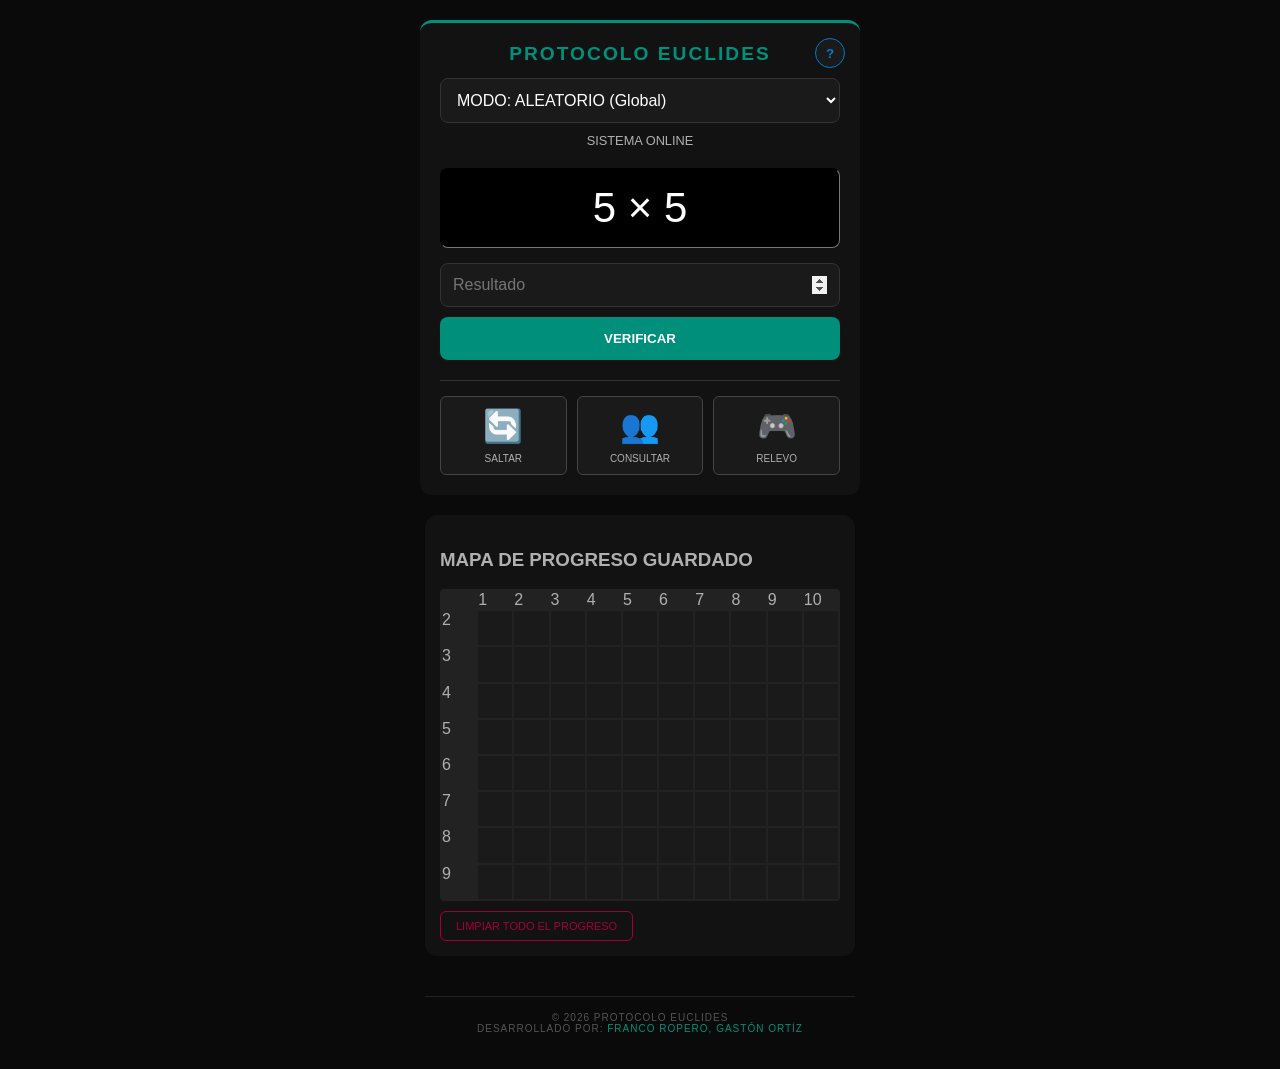
<file: index.html>
<!DOCTYPE html>
<html lang="en">

  <head>
    <meta charset="UTF-8">
    <title>Untitled</title>
    <link rel="stylesheet" href="./style.css">

  </head>
    
  <body>
  <!DOCTYPE html>
<html lang="es">
<head>
    <meta charset="UTF-8">
    <meta name="viewport" content="width=device-width, initial-scale=1.0">
    <title>Protocolo Euclides</title>
    <!-- Vinculación del archivo CSS externo -->
    <link rel="stylesheet" href="style.css">
</head>
<body onload="inicializarApp()">

    <!-- MODAL DE REGLAS -->
    <div id="modalReglas" class="modal">
        <div class="modal-content">
            <h2>📜 REGLAS DEL PROTOCOLO</h2>
            <ul>
                <li><strong>OBJETIVO:</strong> Completar el Mapa de Progreso desbloqueando todas las celdas.</li>
                <li><strong>SIN REPETICIÓN:</strong> El sistema detecta tus aciertos y no te volverá a preguntar lo que ya dominas.</li>
                <li><strong>MODOS:</strong> 
                    <br>• <i>Aleatorio:</i> Desafíos de cualquier tabla.
                    <br>• <i>Secuencial:</i> Práctica enfocada en una tabla específica.
                </li>
                <li><strong>NOTA:</strong> El botón saltar solo funciona con las cuentas aleatorias no con la secuenciales. </li>
                <li><strong>AYUDAS:</strong> Usa los botones inferiores si te bloqueas. ¡El trabajo en equipo suma!</li>
            </ul>
            <button class="btn-main" style="background: var(--neon-blue);" onclick="toggleReglas()">ENTENDIDO</button>
        </div>
    </div>

    <div class="container">
        <button class="btn-info-toggle" onclick="toggleReglas()">?</button>
        <h1>PROTOCOLO EUCLIDES</h1>
        
        <select id="modo" onchange="reiniciarLogica()">
            <option value="aleatorio">MODO: ALEATORIO (Global)</option>
            <option value="orden">MODO: SECUENCIAL</option>
        </select>

        <select id="tabla" onchange="reiniciarLogica()" style="display:none;">
            <option value="2">TABLA DEL 2</option>
            <option value="3">TABLA DEL 3</option>
            <option value="4">TABLA DEL 4</option>
            <option value="5">TABLA DEL 5</option>
            <option value="6">TABLA DEL 6</option>
            <option value="7">TABLA DEL 7</option>
            <option value="8">TABLA DEL 8</option>
            <option value="9">TABLA DEL 9</option>
        </select>

        <div id="status-display">SISTEMA ONLINE</div>
        <div id="pregunta">-- x --</div>
        
        <input type="number" id="inputRespuesta" inputmode="numeric" placeholder="Resultado" onkeypress="if(event.key==='Enter') verificarRespuesta()">
        <button class="btn-main" onclick="verificarRespuesta()">VERIFICAR</button>
        
        <div class="pistas-container">
            <button class="btn-pista" onclick="pistaCambiarPregunta()">
                <span>🔄</span> Saltar
            </button>
            <button class="btn-pista" onclick="pistaConsultarCompanero()">
                <span>👥</span> Consultar
            </button>
            <button class="btn-pista" onclick="pistaCambiarRoles()">
                <span>🎮</span> Relevo
            </button>
        </div>
    </div>

    <div class="progreso-container">
        <h3>MAPA DE PROGRESO GUARDADO</h3>
        <div id="matrizProgreso" class="grid-tablas"></div>
        <button class="btn-clear" onclick="limpiarTodo()">LIMPIAR TODO EL PROGRESO</button>
    </div>

    <div class="footer-creditos">
        &copy; 2026 Protocolo Euclides <br>
        Desarrollado por: <span>Franco Ropero, Gastón Ortíz</span>
    </div>

    <!-- Vinculación del archivo JavaScript externo -->
    <script src="script.js"></script>
</body>
</html>
    <script  src="./script.js"></script>

  </body>
  
</html>
</file>
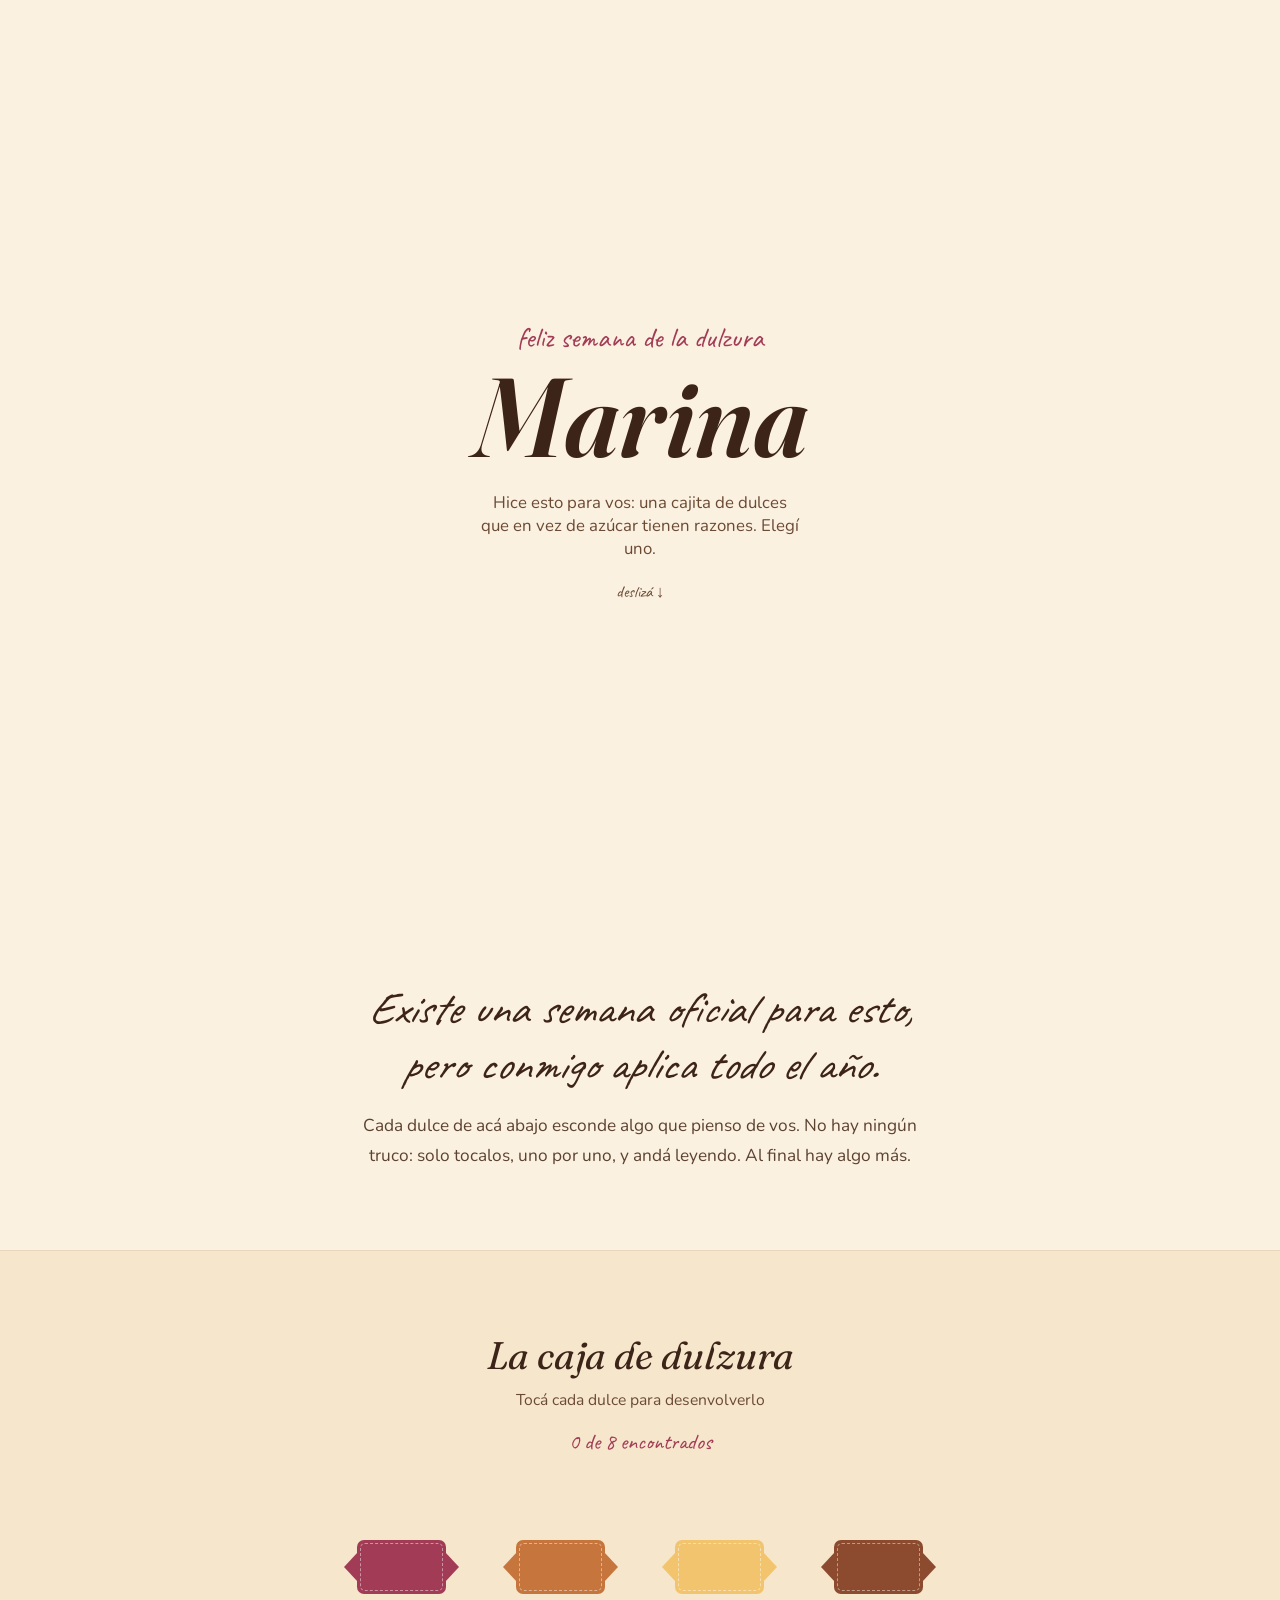
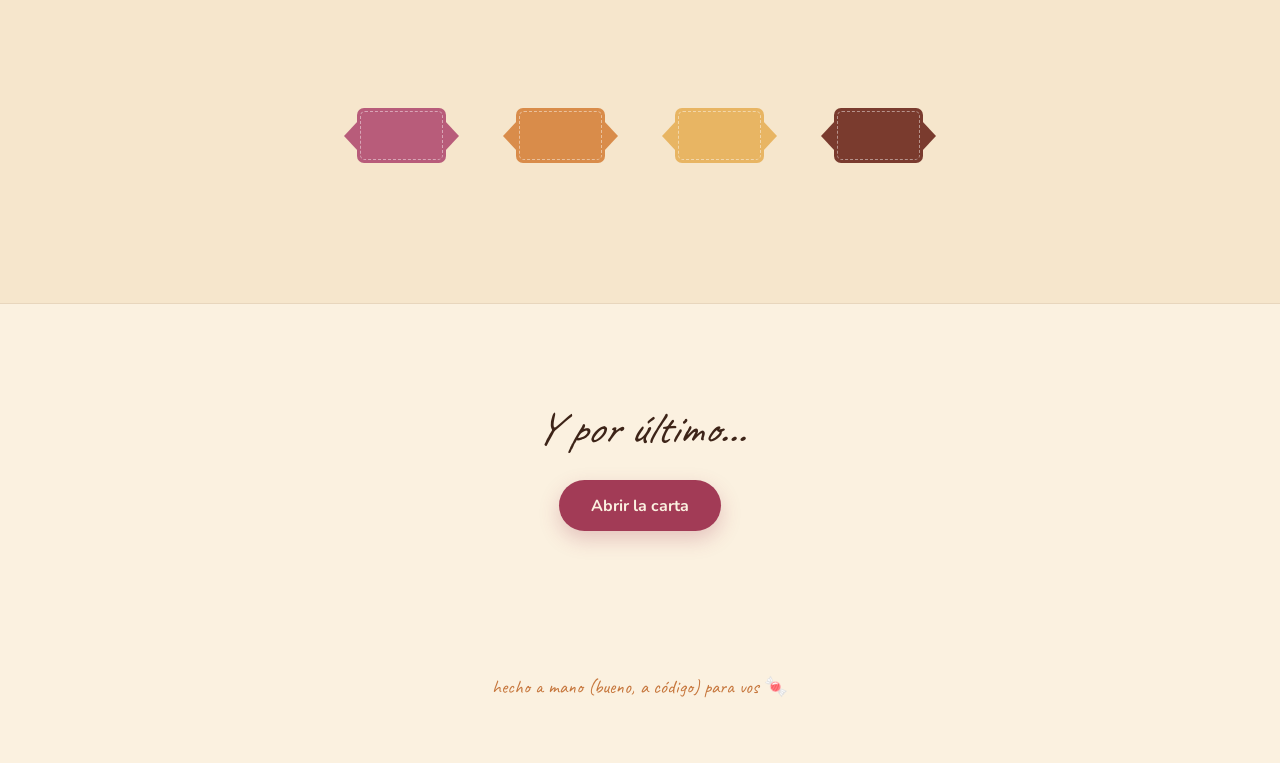
<file: marina-semana-dulzura.html>
<!DOCTYPE html>
<html lang="es">
<head>
<meta charset="UTF-8">
<meta name="viewport" content="width=device-width, initial-scale=1.0">
<title> Semana de la Dulzura</title>
<link rel="preconnect" href="https://fonts.googleapis.com">
<link href="https://fonts.googleapis.com/css2?family=Fraunces:ital,opsz,wght@0,9..144,400;0,9..144,600;1,9..144,500&family=Caveat:wght@500;700&family=Nunito:wght@400;600;700&display=swap" rel="stylesheet">
<style>
  :root{
    --cream: #FBF1E0;
    --cream-2: #F6E6CC;
    --toffee: #C6763C;
    --cacao: #3D2418;
    --berry: #A23B56;
    --butter: #F2C46D;
  }
  *{box-sizing:border-box; margin:0; padding:0;}
  html{scroll-behavior:smooth;}
  body{
    background:var(--cream);
    color:var(--cacao);
    font-family:'Nunito', sans-serif;
    overflow-x:hidden;
  }
  @media (prefers-reduced-motion: reduce){
    *{animation-duration:0.001ms !important; animation-iteration-count:1 !important; transition-duration:0.001ms !important;}
  }

  h1,h2{font-family:'Fraunces', serif;}
  .script{font-family:'Caveat', cursive;}

  /* ---------- HERO ---------- */
  .hero{
    min-height:100svh;
    display:flex;
    flex-direction:column;
    align-items:center;
    justify-content:center;
    text-align:center;
    position:relative;
    padding:2rem 1.5rem;
    overflow:hidden;
  }
  .hero .eyebrow{
    font-family:'Caveat', cursive;
    font-size:clamp(1.3rem, 4vw, 1.8rem);
    color:var(--berry);
    margin-bottom:0.5rem;
  }
  .hero h1{
    font-size:clamp(3.2rem, 14vw, 7rem);
    font-weight:600;
    font-style:italic;
    line-height:0.95;
    color:var(--cacao);
  }
  .hero p{
    max-width:32ch;
    margin:1.3rem auto 0;
    font-size:1.05rem;
    color:#6b4a34;
  }
  .scroll-cue{
    margin-top:2.5rem;
    font-family:'Caveat', cursive;
    font-size:1.2rem;
    color:var(--toffee);
    animation:bob 2s ease-in-out infinite;
  }
  @keyframes bob{
    0%,100%{transform:translateY(0);}
    50%{transform:translateY(8px);}
  }

  /* floating candies in hero background */
  .floaters{position:absolute; inset:0; pointer-events:none; z-index:0;}
  .floater{
    position:absolute;
    width:22px; height:14px;
    top:-40px;
    opacity:0.55;
    animation:drift linear infinite;
  }
  .floater::before, .floater::after{
    content:'';
    position:absolute;
    top:50%;
    width:0; height:0;
    border-top:9px solid transparent;
    border-bottom:9px solid transparent;
  }
  .floater::before{ left:-8px; border-right:10px solid var(--f-color); transform:translateY(-50%);}
  .floater::after{ right:-8px; border-left:10px solid var(--f-color); transform:translateY(-50%);}
  .floater .body{
    position:absolute; inset:0;
    background:var(--f-color);
    border-radius:6px;
  }
  @keyframes drift{
    0%{ transform:translateY(0) rotate(0deg); }
    100%{ transform:translateY(110vh) rotate(180deg); }
  }

  /* ---------- INTRO ---------- */
  .intro{
    max-width:640px;
    margin:0 auto;
    padding:5rem 1.5rem;
    text-align:center;
  }
  .intro h2{
    font-size:clamp(1.8rem, 5vw, 2.6rem);
    font-weight:400;
    font-style:italic;
    margin-bottom:1.2rem;
  }
  .intro p{
    font-size:1.08rem;
    line-height:1.7;
    color:#5c4230;
  }

  /* ---------- CANDY BOX ---------- */
  .box-section{
    background:var(--cream-2);
    padding:5rem 1.5rem 6rem;
    border-top:1px solid rgba(61,36,24,0.08);
    border-bottom:1px solid rgba(61,36,24,0.08);
  }
  .box-header{
    text-align:center;
    max-width:520px;
    margin:0 auto 1rem;
  }
  .box-header h2{
    font-size:clamp(1.8rem, 5vw, 2.4rem);
    font-weight:400;
    font-style:italic;
  }
  .box-header p{
    margin-top:0.6rem;
    color:#6b4a34;
    font-size:0.98rem;
  }
  .counter{
    text-align:center;
    font-family:'Caveat', cursive;
    font-size:1.4rem;
    color:var(--berry);
    margin-bottom:2.5rem;
  }

  .candy-grid{
    display:grid;
    grid-template-columns:repeat(4, 1fr);
    gap:1.6rem 1rem;
    max-width:620px;
    margin:0 auto;
  }
  @media (max-width:560px){
    .candy-grid{grid-template-columns:repeat(3, 1fr); gap:1.4rem 0.6rem;}
  }

  .candy-slot{
    perspective:800px;
    aspect-ratio:1/1;
  }
  .candy-inner{
    position:relative;
    width:100%; height:100%;
    transform-style:preserve-3d;
    transition:transform 0.7s cubic-bezier(.4,.2,.2,1);
    cursor:pointer;
  }
  .candy-slot.opened .candy-inner{
    transform:rotateY(180deg);
  }
  .candy-face{
    position:absolute; inset:0;
    display:flex; align-items:center; justify-content:center;
    backface-visibility:hidden;
    border-radius:14px;
  }
  .candy-front{
    background:transparent;
  }
  .candy-back{
    transform:rotateY(180deg);
    background:#fff;
    border:1.5px solid rgba(61,36,24,0.12);
    padding:0.6rem;
    text-align:center;
    box-shadow:0 6px 16px rgba(61,36,24,0.08);
  }
  .candy-back p{
    font-family:'Caveat', cursive;
    font-size:1.05rem;
    line-height:1.25;
    color:var(--cacao);
  }

  /* candy wrapper shape */
  .candy{
    position:relative;
    width:62%;
    height:38%;
    border-radius:7px;
    transition:transform 0.25s ease;
  }
  .candy-slot:not(.opened):hover .candy{ transform:scale(1.08) rotate(-3deg); }
  .candy::before, .candy::after{
    content:'';
    position:absolute;
    top:50%;
    width:0; height:0;
    border-top:15px solid transparent;
    border-bottom:15px solid transparent;
  }
  .candy::before{ left:-13px; border-right:14px solid var(--c); transform:translateY(-50%);}
  .candy::after{ right:-13px; border-left:14px solid var(--c); transform:translateY(-50%);}
  .candy-body{
    position:absolute; inset:0;
    background:var(--c);
    border-radius:7px;
  }
  .candy-body::after{
    content:'';
    position:absolute; inset:3px;
    border:1.5px dashed rgba(255,255,255,0.45);
    border-radius:5px;
  }

  /* ---------- LETTER ---------- */
  .letter-section{
    max-width:640px;
    margin:0 auto;
    padding:6rem 1.5rem;
    text-align:center;
  }
  .letter-section h2{
    font-size:clamp(1.8rem, 5vw, 2.4rem);
    font-weight:400;
    font-style:italic;
    margin-bottom:1.5rem;
  }
  .open-letter-btn{
    font-family:'Nunito', sans-serif;
    font-weight:700;
    font-size:1rem;
    background:var(--berry);
    color:var(--cream);
    border:none;
    padding:0.9rem 2rem;
    border-radius:999px;
    cursor:pointer;
    box-shadow:0 8px 20px rgba(162,59,86,0.25);
    transition:transform 0.2s ease, box-shadow 0.2s ease;
  }
  .open-letter-btn:hover{ transform:translateY(-2px); box-shadow:0 12px 24px rgba(162,59,86,0.32); }
  .open-letter-btn:focus-visible{ outline:3px solid var(--toffee); outline-offset:3px; }

  .envelope{
    max-width:480px;
    margin:2.5rem auto 0;
    text-align:left;
    background:#fff;
    border:1.5px solid rgba(61,36,24,0.12);
    border-radius:16px;
    padding:2.2rem 2rem;
    box-shadow:0 14px 30px rgba(61,36,24,0.1);
    display:none;
    animation:unfold 0.5s ease;
  }
  .envelope.show{ display:block; }
  @keyframes unfold{
    from{ opacity:0; transform:translateY(14px) scale(0.98); }
    to{ opacity:1; transform:translateY(0) scale(1); }
  }
  .envelope p{
    font-family:'Caveat', cursive;
    font-size:1.35rem;
    line-height:1.6;
    color:#4a2e1f;
    margin-bottom:0.9rem;
  }
  .envelope .sign{
    text-align:right;
    font-size:1.5rem;
    color:var(--berry);
    margin-top:1.2rem;
  }

  footer{
    text-align:center;
    padding:3rem 1.5rem 4rem;
    font-family:'Caveat', cursive;
    font-size:1.2rem;
    color:var(--toffee);
  }

  /* focus visibility for candy slots */
  .candy-slot:focus-visible .candy-inner{ outline:3px solid var(--berry); outline-offset:4px; border-radius:14px; }
</style>
</head>
<body>

  <section class="hero">
    <div class="floaters" id="floaters"></div>
    <p class="eyebrow">feliz semana de la dulzura</p>
    <h1>Marina</h1>
    <p>Hice esto para vos: una cajita de dulces que en vez de azúcar tienen razones. Elegí uno.</p>
    <p class="scroll-cue">deslizá ↓</p>
  </section>

  <section class="intro">
    <h2 class="script" style="font-size:clamp(2rem,6vw,2.8rem);">Existe una semana oficial para esto,<br>pero conmigo aplica todo el año.</h2>
    <p>Cada dulce de acá abajo esconde algo que pienso de vos. No hay ningún truco: solo tocalos, uno por uno, y andá leyendo. Al final hay algo más.</p>
  </section>

  <section class="box-section">
    <div class="box-header">
      <h2>La caja de dulzura</h2>
      <p>Tocá cada dulce para desenvolverlo</p>
    </div>
    <p class="counter"><span id="count">0</span> de <span id="total">8</span> encontrados</p>
    <div class="candy-grid" id="candyGrid"></div>
  </section>

  <section class="letter-section">
    <h2 class="script" style="font-size:clamp(2rem,6vw,2.8rem);">Y por último...</h2>
    <button class="open-letter-btn" id="openLetter">Abrir la carta</button>
    <div class="envelope" id="envelope">
      <p>Marina,</p>
      <p>Si estás leyendo esto es porque encontraste el botón, o porque no aguantaste la curiosidad — cualquiera de las dos me hace sonreír igual.</p>
      <p>Quería hacerte algo distinto para la semana de la dulzura, algo hecho con tiempo y no comprado apurado. Así que armé esto, línea por línea, pensando en vos en cada una.</p>
      <p>La verdad es que no necesito una semana con nombre para pensar que sos lo más dulce que tengo. Pero ya que existe, la aprovecho para decírtelo en voz alta: te quiero, te elijo, y me encanta hacerlo todos los días.</p>
      <p class="sign">Con todo mi cariño,<br>GASTÓN</p>
    </div>
  </section>

  <footer>hecho a mano (bueno, a código) para vos 🍬</footer>

<script>
  // ---- floating candies in hero ----
  const floaterColors = ['#A23B56', '#C6763C', '#F2C46D', '#8C4A2F'];
  const floatersEl = document.getElementById('floaters');
  const floaterCount = window.innerWidth < 560 ? 6 : 10;
  for(let i=0;i<floaterCount;i++){
    const f = document.createElement('div');
    f.className = 'floater';
    const color = floaterColors[i % floaterColors.length];
    f.style.setProperty('--f-color', color);
    f.style.left = (Math.random()*94 + 2) + '%';
    const dur = 9 + Math.random()*8;
    f.style.animationDuration = dur + 's';
    f.style.animationDelay = (Math.random()*10) + 's';
    const body = document.createElement('div');
    body.className = 'body';
    body.style.background = color;
    f.appendChild(body);
    floatersEl.appendChild(f);
  }

  // ---- candy box ----
  const messages = [
    "Adicto a lo dulce que me haces sentir.",
    "Con vos hasta los días grises saben a algo rico.",
    "Tu risa es mi golosina favorita, sin competencia.",
    "Elegirte a vos, todos los días, es lo más fácil que hago.",
    "Sos la parte dulce de mis días difíciles.",
    "Contigo hasta el silencio es cómodo, y eso también es dulce.",
    "Me gusta cómo hacés que lo simple se sienta especial.",
    "Te quiero hoy, en la semana de la dulzura, y en todas las demás."
  ];
  const candyColors = ['#A23B56', '#C6763C', '#F2C46D', '#8C4A2F', '#B85C7A', '#D98C4A', '#E8B563', '#7A3B2E'];

  const grid = document.getElementById('candyGrid');
  const countEl = document.getElementById('count');
  document.getElementById('total').textContent = messages.length;
  let opened = 0;

  messages.forEach((msg, i) => {
    const slot = document.createElement('div');
    slot.className = 'candy-slot';
    slot.tabIndex = 0;
    slot.setAttribute('role','button');
    slot.setAttribute('aria-label', 'Desenvolver dulce ' + (i+1));

    slot.innerHTML = `
      <div class="candy-inner">
        <div class="candy-face candy-front">
          <div class="candy" style="--c:${candyColors[i]}">
            <div class="candy-body"></div>
          </div>
        </div>
        <div class="candy-face candy-back">
          <p>${msg}</p>
        </div>
      </div>
    `;

    const open = () => {
      if(!slot.classList.contains('opened')){
        slot.classList.add('opened');
        opened++;
        countEl.textContent = opened;
      }
    };
    slot.addEventListener('click', open);
    slot.addEventListener('keydown', (e) => {
      if(e.key === 'Enter' || e.key === ' '){ e.preventDefault(); open(); }
    });

    grid.appendChild(slot);
  });

  // ---- letter ----
  const btn = document.getElementById('openLetter');
  const envelope = document.getElementById('envelope');
  btn.addEventListener('click', () => {
    envelope.classList.add('show');
    btn.style.display = 'none';
    envelope.scrollIntoView({behavior:'smooth', block:'center'});
  });
</script>

</body>
</html>
</file>
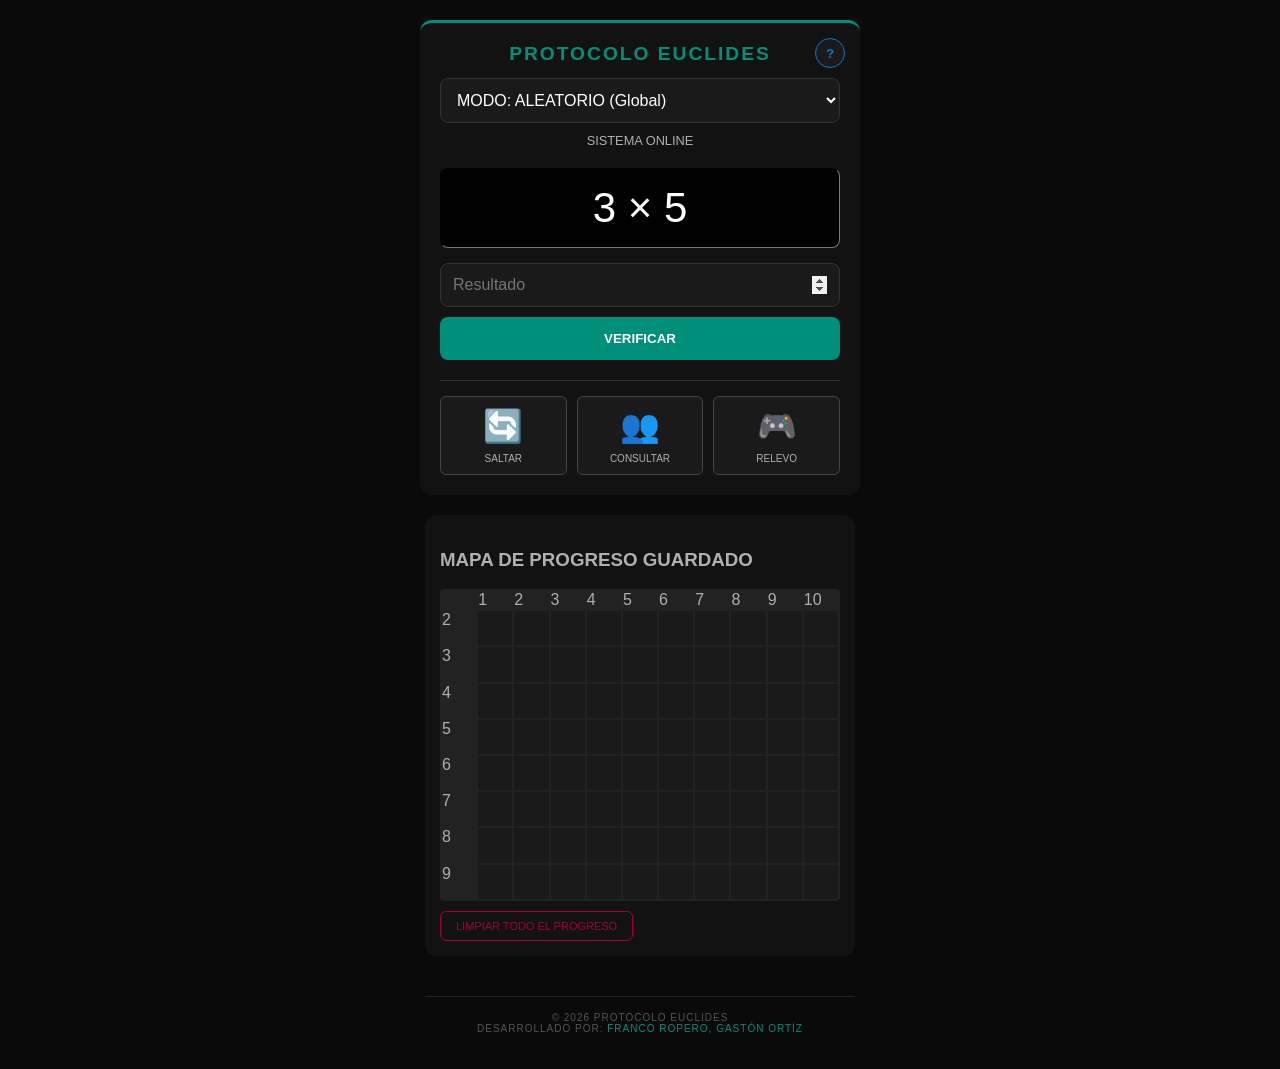
<file: Protocolo Euclides.html>
<!DOCTYPE html>
<html lang="es">
<head>
    <meta charset="UTF-8">
    <meta name="viewport" content="width=device-width, initial-scale=1.0">
    <title>Protocolo Euclides</title>
    <style>
        :root {
            --neon-green: #008f7a;
            --neon-red: #a30036;
            --neon-blue: #007acc;
            --bg-dark: #0a0a0a;
            --panel-bg: #121212;
            --text-gray: #b0b0b0;
            --cell-empty: #1a1a1a;
        }

        body {
            font-family: 'Segoe UI', Roboto, sans-serif;
            background-color: var(--bg-dark);
            color: var(--text-gray);
            margin: 0;
            display: flex;
            flex-direction: column;
            align-items: center;
            padding: 20px;
            min-height: 100vh;
        }
        
        .container {
            background: var(--panel-bg);
            padding: 20px;
            border-top: 3px solid var(--neon-green);
            border-radius: 12px;
            width: 95%;
            max-width: 400px;
            text-align: center;
            margin-bottom: 20px;
            position: relative;
        }

        .btn-info-toggle {
            position: absolute;
            top: 15px;
            right: 15px;
            background: #1a1a1a;
            border: 1px solid var(--neon-blue);
            color: var(--neon-blue);
            border-radius: 50%;
            width: 30px;
            height: 30px;
            cursor: pointer;
            font-weight: bold;
        }

        h1 { font-size: 1.2rem; letter-spacing: 2px; color: var(--neon-green); margin-top: 0; text-transform: uppercase; }

        select, input {
            width: 100%;
            padding: 12px;
            background: #1a1a1a;
            color: white;
            border: 1px solid #333;
            border-radius: 8px;
            margin-bottom: 10px;
            outline: none;
            box-sizing: border-box;
            font-size: 16px;
        }

        #pregunta {
            font-size: 42px;
            color: white;
            margin: 15px 0;
            background: #000;
            padding: 15px;
            border-radius: 8px;
            border: 1px inset #222;
        }

        .btn-main {
            background-color: var(--neon-green);
            color: white;
            padding: 14px;
            border: none;
            border-radius: 8px;
            font-weight: bold;
            width: 100%;
            cursor: pointer;
            text-transform: uppercase;
            transition: 0.3s;
        }

        .btn-main:active { transform: scale(0.98); }

        .pistas-container {
            display: grid;
            grid-template-columns: repeat(3, 1fr);
            gap: 10px;
            margin-top: 20px;
            padding-top: 15px;
            border-top: 1px solid #333;
        }

        .btn-pista {
            background: #1a1a1a;
            color: var(--text-gray);
            border: 1px solid #444;
            padding: 10px 5px;
            border-radius: 6px;
            font-size: 10px;
            cursor: pointer;
            text-transform: uppercase;
            display: flex;
            flex-direction: column;
            align-items: center;
            gap: 8px;
        }

        .btn-pista span { font-size: 32px; }
        .btn-pista:hover { border-color: var(--neon-blue); color: white; }

        .progreso-container {
            background: var(--panel-bg);
            padding: 15px;
            border-radius: 12px;
            width: 95%;
            max-width: 400px;
            margin-bottom: 20px;
        }

        /* Estilos del Modal de Reglas */
        .modal {
            display: none;
            position: fixed;
            z-index: 100;
            left: 0;
            top: 0;
            width: 100%;
            height: 100%;
            background-color: rgba(0,0,0,0.9);
            justify-content: center;
            align-items: center;
        }

        .modal-content {
            background: var(--panel-bg);
            padding: 25px;
            border: 1px solid var(--neon-blue);
            border-radius: 15px;
            width: 85%;
            max-width: 350px;
            text-align: left;
        }

        .modal-content h2 { color: var(--neon-blue); font-size: 1rem; text-transform: uppercase; }
        .modal-content ul { padding-left: 20px; font-size: 0.9rem; line-height: 1.6; }
        .modal-content li { margin-bottom: 10px; }

        .grid-tablas {
            display: grid;
            grid-template-columns: repeat(11, 1fr);
            gap: 2px;
            background: #222;
            padding: 2px;
            border-radius: 4px;
        }

        .cell {
            aspect-ratio: 1/1;
            display: flex;
            justify-content: center;
            align-items: center;
            font-size: 9px;
            background: var(--cell-empty);
            color: transparent;
            transition: all 0.5s ease;
        }

        .cell.header { background: #000; color: var(--neon-green) !important; font-weight: bold; }
        .cell.unlocked { background: var(--neon-green); color: white !important; }

        .footer-creditos {
            margin-top: 20px;
            padding: 15px;
            text-align: center;
            font-size: 10px;
            color: #555;
            letter-spacing: 1px;
            text-transform: uppercase;
            border-top: 1px solid #222;
            width: 100%;
            max-width: 400px;
        }
        .footer-creditos span { color: var(--neon-green); }

        .btn-clear {
            background: transparent;
            color: var(--neon-red);
            border: 1px solid var(--neon-red);
            padding: 8px 15px;
            border-radius: 6px;
            cursor: pointer;
            font-size: 11px;
            margin-top: 10px;
        }

        #status-display { height: 20px; font-size: 0.8rem; margin-bottom: 5px; transition: 0.3s; }
        .reaction-correct { color: var(--neon-green); }
        .reaction-error { color: var(--neon-red); }
        .reaction-info { color: var(--neon-blue); }
    </style>
</head>
<body onload="inicializarApp()">

    <!-- MODAL DE REGLAS -->
    <div id="modalReglas" class="modal">
        <div class="modal-content">
            <h2>📜 REGLAS DEL PROTOCOLO</h2>
            <ul>
                <li><strong>OBJETIVO:</strong> Completar el Mapa de Progreso desbloqueando todas las celdas.</li>
                <li><strong>SIN REPETICIÓN:</strong> El sistema detecta tus aciertos y no te volverá a preguntar lo que ya dominas.</li>
                <li><strong>MODOS:</strong> 
                    <br>• <i>Aleatorio:</i> Desafíos de cualquier tabla.
                    <br>• <i>Secuencial:</i> Práctica enfocada en una tabla específica.
                </li>
                <li><strong>NOTA:</strong> El boton saltar solo funciona con las cuebtas aleatorias no con la secuencial. </li>
                <li><strong>AYUDAS:</strong> Usa los botones inferiores si te bloqueas. ¡El trabajo en equipo suma!</li>
            </ul>
            </ul>
            <button class="btn-main" style="background: var(--neon-blue);" onclick="toggleReglas()">ENTENDIDO</button>
        </div>
    </div>

    <div class="container">
        <button class="btn-info-toggle" onclick="toggleReglas()">?</button>
        <h1>PROTOCOLO EUCLIDES</h1>
        
        <select id="modo" onchange="reiniciarLogica()">
            <option value="aleatorio">MODO: ALEATORIO (Global)</option>
            <option value="orden">MODO: SECUENCIAL</option>
        </select>

        <select id="tabla" onchange="reiniciarLogica()" style="display:none;">
            <option value="2">TABLA DEL 2</option>
            <option value="3">TABLA DEL 3</option>
            <option value="4">TABLA DEL 4</option>
            <option value="5">TABLA DEL 5</option>
            <option value="6">TABLA DEL 6</option>
            <option value="7">TABLA DEL 7</option>
            <option value="8">TABLA DEL 8</option>
            <option value="9">TABLA DEL 9</option>
        </select>

        <div id="status-display">SISTEMA ONLINE</div>
        <div id="pregunta">-- x --</div>
        
        <input type="number" id="inputRespuesta" inputmode="numeric" placeholder="Resultado" onkeypress="if(event.key==='Enter') verificarRespuesta()">
        <button class="btn-main" onclick="verificarRespuesta()">VERIFICAR</button>
        
        <div class="pistas-container">
            <button class="btn-pista" onclick="pistaCambiarPregunta()">
                <span>🔄</span> Saltar
            </button>
            <button class="btn-pista" onclick="pistaConsultarCompanero()">
                <span>👥</span> Consultar
            </button>
            <button class="btn-pista" onclick="pistaCambiarRoles()">
                <span>🎮</span> Relevo
            </button>
        </div>
    </div>

    <div class="progreso-container">
        <h3>MAPA DE PROGRESO GUARDADO</h3>
        <div id="matrizProgreso" class="grid-tablas"></div>
        <button class="btn-clear" onclick="limpiarTodo()">LIMPIAR TODO EL PROGRESO</button>
    </div>

    <div class="footer-creditos">
        &copy; 2026 Protocolo Euclides <br>
        Desarrollado por: <span>Franco Ropero, Gastón Ortíz</span>
    </div>

    <script>
        let num1, num2, respuestaCorrecta;
        let progresoGuardado = [];

        function inicializarApp() {
            const datosLocal = localStorage.getItem('progresoMatematico');
            if (datosLocal) {
                progresoGuardado = JSON.parse(datosLocal);
            }
            crearMatriz();
            reiniciarLogica();
        }

        function toggleReglas() {
            const modal = document.getElementById("modalReglas");
            modal.style.display = (modal.style.display === "flex") ? "none" : "flex";
        }

        function crearMatriz() {
            const matriz = document.getElementById("matrizProgreso");
            matriz.innerHTML = "";
            matriz.appendChild(crearCelda("", "header"));
            for(let i=1; i<=10; i++) matriz.appendChild(crearCelda(i, "header"));

            for(let f=2; f<=9; f++) {
                matriz.appendChild(crearCelda(f, "header"));
                for(let c=1; c<=10; c++) {
                    const id = `c-${f}-${c}`;
                    const celda = crearCelda(f * c, "cell");
                    celda.id = id;
                    if (progresoGuardado.includes(id)) {
                        celda.classList.add("unlocked");
                    }
                    matriz.appendChild(celda);
                }
            }
        }

        function crearCelda(texto, clase) {
            const div = document.createElement("div");
            div.className = clase;
            div.innerText = texto;
            return div;
        }

        function reiniciarLogica() {
            const modo = document.getElementById("modo").value;
            document.getElementById("tabla").style.display = (modo === "aleatorio") ? "none" : "block";
            generarEjercicio();
        }

        function generarEjercicio() {
            const modo = document.getElementById("modo").value;
            let pendientes = [];

            // Buscar combinaciones que NO estén en progresoGuardado
            if (modo === "aleatorio") {
                for (let f = 2; f <= 9; f++) {
                    for (let c = 1; c <= 10; c++) {
                        if (!progresoGuardado.includes(`c-${f}-${c}`)) {
                            pendientes.push({n1: f, n2: c});
                        }
                    }
                }
            } else {
                let f = parseInt(document.getElementById("tabla").value);
                for (let c = 1; c <= 10; c++) {
                    if (!progresoGuardado.includes(`c-${f}-${c}`)) {
                        pendientes.push({n1: f, n2: c});
                    }
                }
            }

            // Si no hay más pendientes
            if (pendientes.length === 0) {
                document.getElementById("pregunta").innerText = "¡FIN!";
                document.getElementById("status-display").innerText = "MAPA COMPLETADO AL 100%";
                document.getElementById("status-display").className = "reaction-correct";
                return;
            }

            // Elegir una de las pendientes al azar (o la primera si es modo orden)
            let elegido = (modo === "aleatorio") 
                ? pendientes[Math.floor(Math.random() * pendientes.length)]
                : pendientes[0];

            num1 = elegido.n1;
            num2 = elegido.n2;
            respuestaCorrecta = num1 * num2;

            document.getElementById("pregunta").innerText = `${num1} × ${num2}`;
            const rInput = document.getElementById("inputRespuesta");
            rInput.value = "";
            rInput.focus();
        }

        function verificarRespuesta() {
            const rInput = document.getElementById("inputRespuesta");
            const status = document.getElementById("status-display");
            const val = parseInt(rInput.value);

            if (val === respuestaCorrecta) {
                status.innerText = "¡SINCRONIZADO!";
                status.className = "reaction-correct";
                
                const celdaId = `c-${num1}-${num2}`;
                const celda = document.getElementById(celdaId);
                if(celda) {
                    celda.classList.add("unlocked");
                    if (!progresoGuardado.includes(celdaId)) {
                        progresoGuardado.push(celdaId);
                        localStorage.setItem('progresoMatematico', JSON.stringify(progresoGuardado));
                    }
                }
                setTimeout(generarEjercicio, 800);
            } else {
                status.innerText = "ERROR DETECTADO";
                status.className = "reaction-error";
                rInput.value = "";
                rInput.focus();
            }
        }

        function pistaCambiarPregunta() {
            const status = document.getElementById("status-display");
            status.innerText = "REGENERANDO CÓDIGO...";
            status.className = "reaction-info";
            setTimeout(generarEjercicio, 500);
        }

        function pistaConsultarCompanero() {
            alert("SISTEMA: Gira y pregunta a un compañero cómo resolver " + num1 + " x " + num2);
        }

        function pistaCambiarRoles() {
            alert("SISTEMA: ¡Relevo! Pasale el dispositivo a un compañero para esta operación.");
        }

        function limpiarTodo() {
            if(confirm("¿Seguro que quieres borrar todo tu progreso guardado?")) {
                localStorage.removeItem('progresoMatematico');
                progresoGuardado = [];
                crearMatriz();
                reiniciarLogica();
                document.getElementById("status-display").innerText = "MEMORIA BORRADA";
            }
        }
    </script>
</body>
</html>
</file>
<file: style.css>
:root {
    --neon-green: #008f7a;
    --neon-red: #a30036;
    --neon-blue: #007acc;
    --bg-dark: #0a0a0a;
    --panel-bg: #121212;
    --text-gray: #b0b0b0;
    --cell-empty: #1a1a1a;
}

body {
    font-family: 'Segoe UI', Roboto, sans-serif;
    background-color: var(--bg-dark);
    color: var(--text-gray);
    margin: 0;
    display: flex;
    flex-direction: column;
    align-items: center;
    padding: 20px;
    min-height: 100vh;
}

.container {
    background: var(--panel-bg);
    padding: 20px;
    border-top: 3px solid var(--neon-green);
    border-radius: 12px;
    width: 95%;
    max-width: 400px;
    text-align: center;
    margin-bottom: 20px;
    position: relative;
}

.btn-info-toggle {
    position: absolute;
    top: 15px;
    right: 15px;
    background: #1a1a1a;
    border: 1px solid var(--neon-blue);
    color: var(--neon-blue);
    border-radius: 50%;
    width: 30px;
    height: 30px;
    cursor: pointer;
    font-weight: bold;
}

h1 { 
    font-size: 1.2rem; 
    letter-spacing: 2px; 
    color: var(--neon-green); 
    margin-top: 0; 
    text-transform: uppercase; 
}

select, input {
    width: 100%;
    padding: 12px;
    background: #1a1a1a;
    color: white;
    border: 1px solid #333;
    border-radius: 8px;
    margin-bottom: 10px;
    outline: none;
    box-sizing: border-box;
    font-size: 16px;
}

#pregunta {
    font-size: 42px;
    color: white;
    margin: 15px 0;
    background: #000;
    padding: 15px;
    border-radius: 8px;
    border: 1px inset #222;
}

.btn-main {
    background-color: var(--neon-green);
    color: white;
    padding: 14px;
    border: none;
    border-radius: 8px;
    font-weight: bold;
    width: 100%;
    cursor: pointer;
    text-transform: uppercase;
    transition: 0.3s;
}

.btn-main:active { 
    transform: scale(0.98); 
}

.pistas-container {
    display: grid;
    grid-template-columns: repeat(3, 1fr);
    gap: 10px;
    margin-top: 20px;
    padding-top: 15px;
    border-top: 1px solid #333;
}

.btn-pista {
    background: #1a1a1a;
    color: var(--text-gray);
    border: 1px solid #444;
    padding: 10px 5px;
    border-radius: 6px;
    font-size: 10px;
    cursor: pointer;
    text-transform: uppercase;
    display: flex;
    flex-direction: column;
    align-items: center;
    gap: 8px;
}

.btn-pista span { 
    font-size: 32px; 
}

.btn-pista:hover { 
    border-color: var(--neon-blue); 
    color: white; 
}

.progreso-container {
    background: var(--panel-bg);
    padding: 15px;
    border-radius: 12px;
    width: 95%;
    max-width: 400px;
    margin-bottom: 20px;
}

/* Estilos del Modal de Reglas */
.modal {
    display: none;
    position: fixed;
    z-index: 100;
    left: 0;
    top: 0;
    width: 100%;
    height: 100%;
    background-color: rgba(0,0,0,0.9);
    justify-content: center;
    align-items: center;
}

.modal-content {
    background: var(--panel-bg);
    padding: 25px;
    border: 1px solid var(--neon-blue);
    border-radius: 15px;
    width: 85%;
    max-width: 350px;
    text-align: left;
}

.modal-content h2 { 
    color: var(--neon-blue); 
    font-size: 1rem; 
    text-transform: uppercase; 
}

.modal-content ul { 
    padding-left: 20px; 
    font-size: 0.9rem; 
    line-height: 1.6; 
}

.modal-content li { 
    margin-bottom: 10px; 
}

.grid-tablas {
    display: grid;
    grid-template-columns: repeat(11, 1fr);
    gap: 2px;
    background: #222;
    padding: 2px;
    border-radius: 4px;
}

.cell {
    aspect-ratio: 1/1;
    display: flex;
    justify-content: center;
    align-items: center;
    font-size: 9px;
    background: var(--cell-empty);
    color: transparent;
    transition: all 0.5s ease;
}

.cell.header { 
    background: #000; 
    color: var(--neon-green) !important; 
    font-weight: bold; 
}

.cell.unlocked { 
    background: var(--neon-green); 
    color: white !important; 
}

.footer-creditos {
    margin-top: 20px;
    padding: 15px;
    text-align: center;
    font-size: 10px;
    color: #555;
    letter-spacing: 1px;
    text-transform: uppercase;
    border-top: 1px solid #222;
    width: 100%;
    max-width: 400px;
}

.footer-creditos span { 
    color: var(--neon-green); 
}

.btn-clear {
    background: transparent;
    color: var(--neon-red);
    border: 1px solid var(--neon-red);
    padding: 8px 15px;
    border-radius: 6px;
    cursor: pointer;
    font-size: 11px;
    margin-top: 10px;
}

#status-display { 
    height: 20px; 
    font-size: 0.8rem; 
    margin-bottom: 5px; 
    transition: 0.3s; 
}

.reaction-correct { color: var(--neon-green); }
.reaction-error { color: var(--neon-red); }
.reaction-info { color: var(--neon-blue); }
</file>
